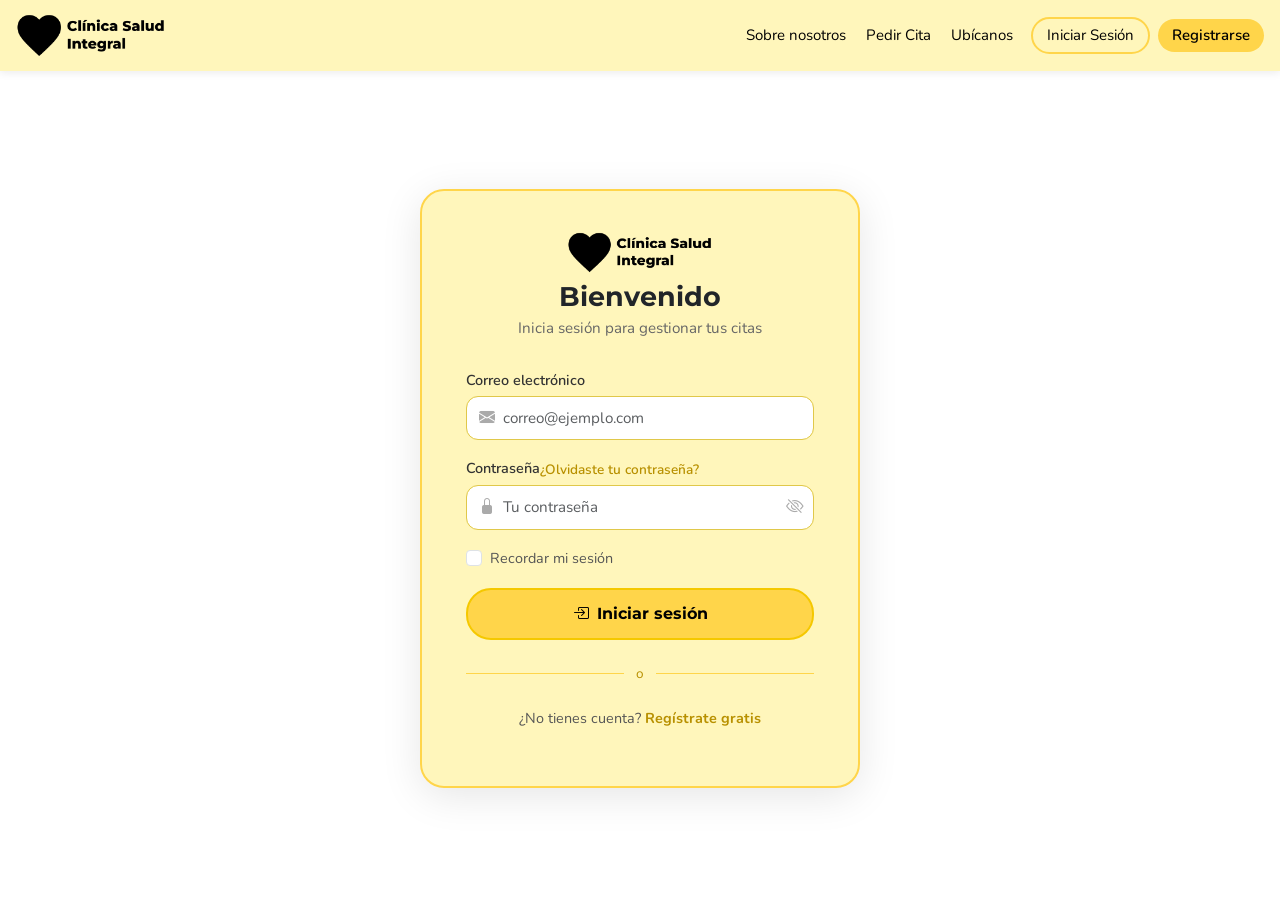
<file: Html/login.html>
<!DOCTYPE html>
<html lang="es">
<head>
    <meta charset="utf-8">
    <meta name="viewport" content="width=device-width, initial-scale=1">
    <title>Iniciar Sesión — Clínica Salud Integral</title>

    <link rel="preconnect" href="https://fonts.googleapis.com">
    <link rel="preconnect" href="https://fonts.gstatic.com" crossorigin>
    <link href="https://fonts.googleapis.com/css2?family=Montserrat:ital,wght@0,100..900;1,100..900&family=Nunito:ital,wght@0,200..1000;1,200..1000&display=swap" rel="stylesheet">

    <link href="https://cdn.jsdelivr.net/npm/bootstrap@5.3.3/dist/css/bootstrap.min.css" rel="stylesheet">
    <link href="https://cdn.jsdelivr.net/npm/bootstrap-icons@1.11.3/font/bootstrap-icons.css" rel="stylesheet">
    <link href="../Css/my_style.css" rel="stylesheet">
</head>
<body>

    <!-- ===== NAVBAR ===== -->
    <nav class="navbar navbar-expand-lg sticky-top" id="mainNavbar">
        <div class="container-fluid px-3">
            <a class="navbar-brand" href="../index.html">
                <img src="../Img/logo clinica salud integral.png" class="imagenLogo" alt="Logo Clínica Salud Integral">
            </a>
            <button class="navbar-toggler" type="button"
                    data-bs-toggle="collapse" data-bs-target="#navbarMenu"
                    aria-controls="navbarMenu" aria-expanded="false" aria-label="Toggle navigation">
                <span class="navbar-toggler-icon"></span>
            </button>
            <div class="collapse navbar-collapse" id="navbarMenu">
                <ul class="navbar-nav ms-auto mb-2 mb-lg-0 align-items-lg-center">
                    <li class="nav-item"><a class="nav-link menu" href="../index.html#sobre_nosotros">Sobre nosotros</a></li>
                    <li class="nav-item"><a class="nav-link menu" href="../index.html#pedir_cita">Pedir Cita</a></li>
                    <li class="nav-item"><a class="nav-link menu" href="../index.html#ubicanos">Ubícanos</a></li>
                    <li class="nav-item ms-lg-2"><a class="nav-link menu btn-nav-outline" href="login.html">Iniciar Sesión</a></li>
                    <li class="nav-item ms-lg-2"><a class="nav-link menu btn-nav-filled" href="registro.html">Registrarse</a></li>
                </ul>
            </div>
        </div>
    </nav>

    <!-- ===== FORMULARIO ===== -->
    <div class="auth-bg">
        <div class="auth-card" style="max-width: 440px;">

            <img src="../Img/logo clinica salud integral.png" class="auth-logo" alt="Logo">
            <h1>Bienvenido</h1>
            <p class="auth-subtitle">Inicia sesión para gestionar tus citas</p>

            <!-- Alerta de error: se muestra si PHP redirige con ?error=1 -->
            <div class="alert alert-danger alert-login" id="loginAlert" role="alert">
                <i class="bi bi-exclamation-triangle-fill me-2"></i>
                Correo o contraseña incorrectos. Intenta de nuevo.
            </div>

            <form action="../php/autentificacion.php" method="post">

                <div class="mb-3">
                    <label class="form-label" for="emailUser">Correo electrónico</label>
                    <div class="input-icon-wrap">
                        <i class="bi bi-envelope-fill"></i>
                        <input type="email" class="form-control" id="emailUser"
                               name="emailUser" placeholder="correo@ejemplo.com"
                               required autocomplete="email">
                    </div>
                </div>

                <div class="mb-1">
                    <label class="form-label" for="passwordUser">
                        Contraseña
                        <a href="#" class="forgot-link">¿Olvidaste tu contraseña?</a>
                    </label>
                    <div class="password-wrap input-icon-wrap">
                        <i class="bi bi-lock-fill"></i>
                        <input type="password" class="form-control" id="passwordUser"
                               name="passwordUser" placeholder="Tu contraseña"
                               required autocomplete="current-password">
                        <button type="button" class="btn-toggle-pass" onclick="togglePass('passwordUser', this)">
                            <i class="bi bi-eye-slash"></i>
                        </button>
                    </div>
                </div>

                <div class="form-check mt-3">
                    <input class="form-check-input" type="checkbox" id="rememberMe" name="rememberMe">
                    <label class="form-check-label" for="rememberMe"
                           style="font-size:0.9rem; color:#555;">
                        Recordar mi sesión
                    </label>
                </div>

                <button type="submit" class="btn-primary-clinic mt-3">
                    <i class="bi bi-box-arrow-in-right me-2"></i>Iniciar sesión
                </button>

            </form>

            <div class="auth-divider">o</div>

            <p class="auth-footer-link">
                ¿No tienes cuenta? <a href="registro.html">Regístrate gratis</a>
            </p>
        </div>
    </div>

    <script src="https://cdn.jsdelivr.net/npm/bootstrap@5.3.3/dist/js/bootstrap.bundle.min.js"></script>
    <script>
        function togglePass(inputId, btn) {
            const input = document.getElementById(inputId);
            const icon = btn.querySelector('i');
            if (input.type === 'password') {
                input.type = 'text';
                icon.className = 'bi bi-eye';
            } else {
                input.type = 'password';
                icon.className = 'bi bi-eye-slash';
            }
        }

        // Muestra alerta si el PHP redirige con ?error=1
        const params = new URLSearchParams(window.location.search);
        if (params.get('error') === '1') {
            document.getElementById('loginAlert').style.display = 'block';
        }
    </script>
</body>
</html>
</file>
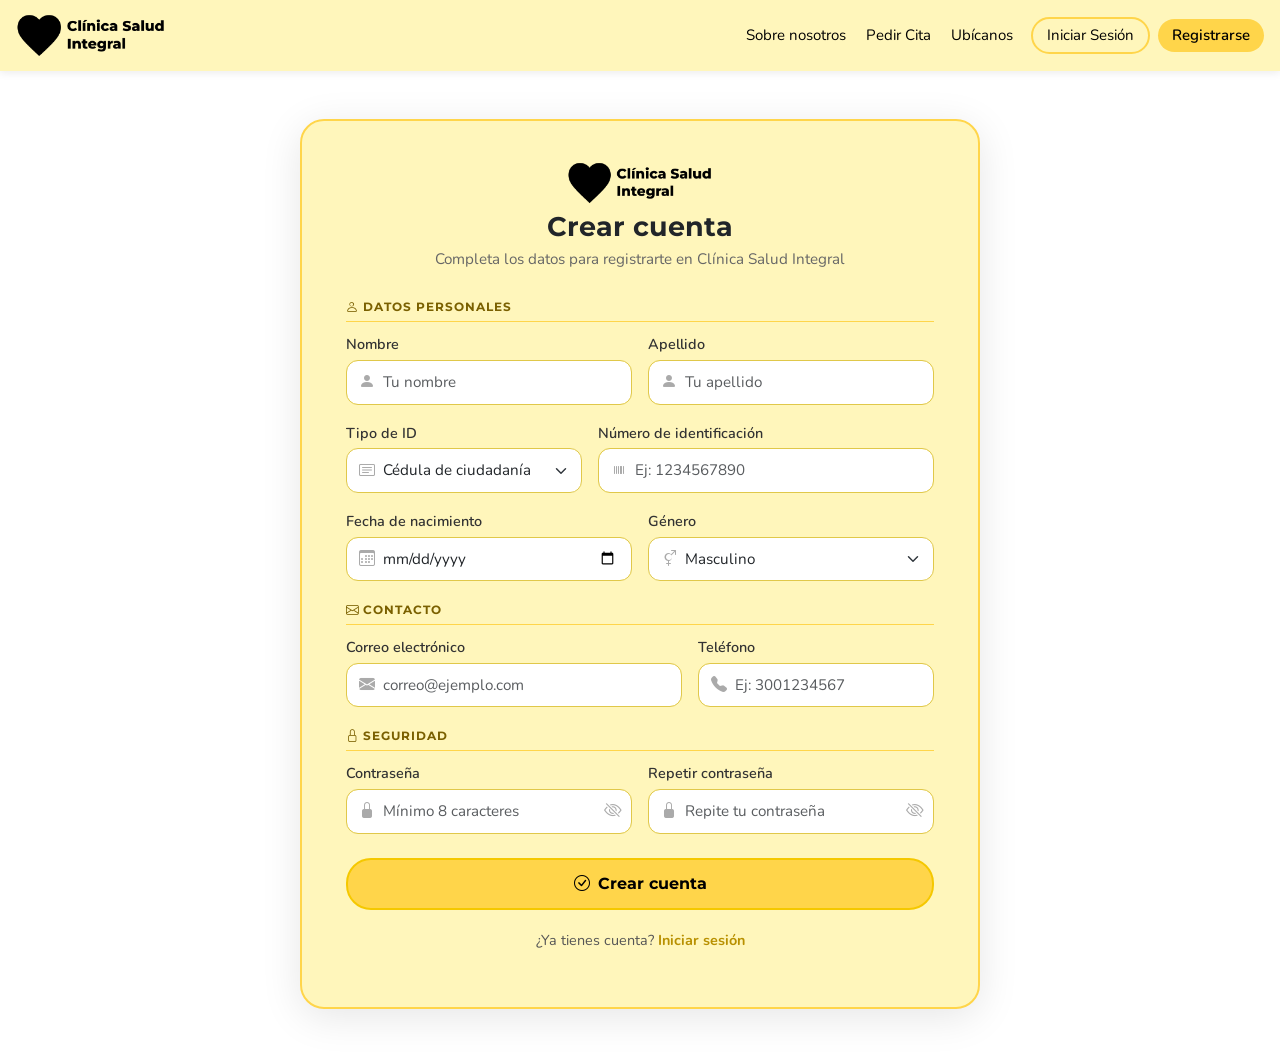
<file: Html/registro.html>
<!DOCTYPE html>
<html lang="es">
<head>
    <meta charset="utf-8">
    <meta name="viewport" content="width=device-width, initial-scale=1">
    <title>Registro — Clínica Salud Integral</title>

    <link rel="preconnect" href="https://fonts.googleapis.com">
    <link rel="preconnect" href="https://fonts.gstatic.com" crossorigin>
    <link href="https://fonts.googleapis.com/css2?family=Montserrat:ital,wght@0,100..900;1,100..900&family=Nunito:ital,wght@0,200..1000;1,200..1000&display=swap" rel="stylesheet">

    <link href="https://cdn.jsdelivr.net/npm/bootstrap@5.3.3/dist/css/bootstrap.min.css" rel="stylesheet">
    <link href="https://cdn.jsdelivr.net/npm/bootstrap-icons@1.11.3/font/bootstrap-icons.css" rel="stylesheet">
    <link href="../Css/my_style.css" rel="stylesheet">
</head>
<body>
    
    <!-- ===== NAVBAR ===== -->
    <nav class="navbar navbar-expand-lg sticky-top" id="mainNavbar">
        <div class="container-fluid px-3">
            <a class="navbar-brand" href="../index.html">
                <img src="../Img/logo clinica salud integral.png" class="imagenLogo" alt="Logo Clínica Salud Integral">
            </a>
            <button class="navbar-toggler" type="button"
                    data-bs-toggle="collapse" data-bs-target="#navbarMenu"
                    aria-controls="navbarMenu" aria-expanded="false" aria-label="Toggle navigation">
                <span class="navbar-toggler-icon"></span>
            </button>
            <div class="collapse navbar-collapse" id="navbarMenu">
                <ul class="navbar-nav ms-auto mb-2 mb-lg-0 align-items-lg-center">
                    <li class="nav-item"><a class="nav-link menu" href="../index.html#sobre_nosotros">Sobre nosotros</a></li>
                    <li class="nav-item"><a class="nav-link menu" href="../index.html#pedir_cita">Pedir Cita</a></li>
                    <li class="nav-item"><a class="nav-link menu" href="../index.html#ubicanos">Ubícanos</a></li>
                    <li class="nav-item ms-lg-2"><a class="nav-link menu btn-nav-outline" href="login.html">Iniciar Sesión</a></li>
                    <li class="nav-item ms-lg-2"><a class="nav-link menu btn-nav-filled" href="registro.html">Registrarse</a></li>
                </ul>
            </div>
        </div>
    </nav>
    
    <!-- ===== FORMULARIO ===== -->
    <div class="auth-bg">
        <div class="auth-card">

            <img src="../Img/logo clinica salud integral.png" class="auth-logo" alt="Logo">
            <h1>Crear cuenta</h1>
            <p class="auth-subtitle">Completa los datos para registrarte en Clínica Salud Integral</p>

            <form action="../php/registroUserInt.php" method="post">

                <!-- Datos personales -->
                <p class="form-section-label"><i class="bi bi-person"></i> Datos personales</p>
                <div class="row g-3">

                    <div class="col-sm-6">
                        <label class="form-label" for="nameUser">Nombre</label>
                        <div class="input-icon-wrap">
                            <i class="bi bi-person-fill"></i>
                            <input type="text" class="form-control" id="nameUser"
                                   name="nameUser" placeholder="Tu nombre" required>
                        </div>
                    </div>

                    <div class="col-sm-6">
                        <label class="form-label" for="secondNameUser">Apellido</label>
                        <div class="input-icon-wrap">
                            <i class="bi bi-person-fill"></i>
                            <input type="text" class="form-control" id="secondNameUser"
                                   name="secondNameUser" placeholder="Tu apellido" required>
                        </div>
                    </div>

                    <div class="col-sm-5">
                        <label class="form-label" for="tipoId">Tipo de ID</label>
                        <div class="input-icon-wrap">
                            <i class="bi bi-card-text"></i>
                            <select class="form-select" id="tipoId" name="tipoId" required>
                                <option value="cc">Cédula de ciudadanía</option>
                                <option value="ti">Tarjeta de identidad</option>
                                <option value="ce">Cédula de extranjería</option>
                            </select>
                        </div>
                    </div>

                    <div class="col-sm-7">
                        <label class="form-label" for="idUser">Número de identificación</label>
                        <div class="input-icon-wrap">
                            <i class="bi bi-upc"></i>
                            <input type="text" class="form-control" id="idUser"
                                   name="idUser" placeholder="Ej: 1234567890" required>
                        </div>
                    </div>

                    <div class="col-sm-6">
                        <label class="form-label" for="fechaNacimientoUsr">Fecha de nacimiento</label>
                        <div class="input-icon-wrap">
                            <i class="bi bi-calendar3"></i>
                            <input type="date" class="form-control" id="fechaNacimientoUsr"
                                   name="fechaNacimientoUsr" required>
                        </div>
                    </div>

                    <div class="col-sm-6">
                        <label class="form-label" for="generoUser">Género</label>
                        <div class="input-icon-wrap">
                            <i class="bi bi-gender-ambiguous"></i>
                            <select class="form-select" id="generoUser" name="generoUser" required>
                                <option value="m">Masculino</option>
                                <option value="f">Femenino</option>
                                <option value="o">Otro</option>
                            </select>
                        </div>
                    </div>

                </div>

                <!-- Contacto -->
                <p class="form-section-label"><i class="bi bi-envelope"></i> Contacto</p>
                <div class="row g-3">

                    <div class="col-sm-7">
                        <label class="form-label" for="emailUser">Correo electrónico</label>
                        <div class="input-icon-wrap">
                            <i class="bi bi-envelope-fill"></i>
                            <input type="email" class="form-control" id="emailUser"
                                   name="emailUser" placeholder="correo@ejemplo.com" required>
                        </div>
                    </div>

                    <div class="col-sm-5">
                        <label class="form-label" for="telUser">Teléfono</label>
                        <div class="input-icon-wrap">
                            <i class="bi bi-telephone-fill"></i>
                            <input type="text" class="form-control" id="telUser"
                                   name="telUser" placeholder="Ej: 3001234567" required>
                        </div>
                    </div>

                </div>

                <!-- Seguridad -->
                <p class="form-section-label"><i class="bi bi-lock"></i> Seguridad</p>
                <div class="row g-3">

                    <div class="col-sm-6">
                        <label class="form-label" for="passwordUser">Contraseña</label>
                        <div class="password-wrap input-icon-wrap">
                            <i class="bi bi-lock-fill"></i>
                            <input type="password" class="form-control" id="passwordUser"
                                   name="passwordUser" placeholder="Mínimo 8 caracteres" required>
                            <button type="button" class="btn-toggle-pass" onclick="togglePass('passwordUser', this)">
                                <i class="bi bi-eye-slash"></i>
                            </button>
                        </div>
                    </div>

                    <div class="col-sm-6">
                        <label class="form-label" for="repeatPasswordUser">Repetir contraseña</label>
                        <div class="password-wrap input-icon-wrap">
                            <i class="bi bi-lock-fill"></i>
                            <input type="password" class="form-control" id="repeatPasswordUser"
                                   name="repeatPasswordUser" placeholder="Repite tu contraseña" required>
                            <button type="button" class="btn-toggle-pass" onclick="togglePass('repeatPasswordUser', this)">
                                <i class="bi bi-eye-slash"></i>
                            </button>
                        </div>
                    </div>

                </div>

                <!-- Campo oculto: rol usuario público -->
                <input type="hidden" name="rolUser" value="na">

                <!--
                    REGISTRO ADMINISTRATIVO — descomenta este bloque y elimina el input hidden de arriba:

                <p class="form-section-label"><i class="bi bi-shield"></i> Rol del usuario</p>
                <div class="row g-3">
                    <div class="col-12">
                        <label class="form-label" for="rolUser">Rol</label>
                        <div class="input-icon-wrap">
                            <i class="bi bi-briefcase-fill"></i>
                            <select class="form-select" id="rolUser" name="rolUser" required>
                                <option value="na">Sin rol</option>
                                <option value="doctor">Doctor</option>
                                <option value="enfermero">Enfermero</option>
                                <option value="secretario">Secretario</option>
                                <option value="diseñador">Diseñador</option>
                                <option value="admin">Administrador</option>
                            </select>
                        </div>
                    </div>
                </div>
                -->

                <button type="submit" class="btn-primary-clinic mt-4">
                    <i class="bi bi-check-circle me-2"></i>Crear cuenta
                </button>

            </form>

            <p class="auth-footer-link">
                ¿Ya tienes cuenta? <a href="login.html">Iniciar sesión</a>
            </p>
        </div>
    </div>

    <script src="https://cdn.jsdelivr.net/npm/bootstrap@5.3.3/dist/js/bootstrap.bundle.min.js"></script>
    <script>
        function togglePass(inputId, btn) {
            const input = document.getElementById(inputId);
            const icon = btn.querySelector('i');
            if (input.type === 'password') {
                input.type = 'text';
                icon.className = 'bi bi-eye';
            } else {
                input.type = 'password';
                icon.className = 'bi bi-eye-slash';
            }
        }
    </script>
</body>
</html>
</file>
<file: Css/my_style.css>
/* ===== RESET & BASE ===== */
* {
    margin: 0;
    box-sizing: border-box;
}

body {
    font-family: "Nunito", sans-serif;
    font-optical-sizing: auto;
    font-weight: 400;
    font-style: normal;
}

h1 {
    font-family: "Montserrat", sans-serif;
    font-optical-sizing: auto;
    font-weight: 700;
    font-style: normal;
    margin-bottom: 16px;
}

p {
    font-family: "Nunito", sans-serif;
    font-optical-sizing: auto;
    font-weight: 400;
    font-style: normal;
}

/* ===== NAVBAR ===== */
#mainNavbar {
    background-color: #FFF6BB;
    padding: 8px 0;
    box-shadow: 0 2px 8px rgba(0,0,0,0.08);
}

.imagenLogo {
    width: 150px;
    height: 45px;
    object-fit: contain;
}

/* Links del menú */
.navbar-nav .nav-link.menu {
    font-size: 15px;
    color: black;
    text-decoration: none;
    padding: 6px 10px;
    transition: color 0.2s;
}
.navbar-nav .nav-link.menu:hover {
    color: gray;
}

/* Botón "Iniciar Sesión" */
.btn-nav-outline {
    border: 2px solid #FFD54A !important;
    border-radius: 20px !important;
    padding: 5px 14px !important;
}
.btn-nav-outline:hover {
    background-color: #FFD54A !important;
    color: black !important;
}

/* Botón "Registrarse" */
.btn-nav-filled {
    background-color: #FFD54A !important;
    border-radius: 20px !important;
    padding: 5px 14px !important;
    font-weight: 600;
}
.btn-nav-filled:hover {
    background-color: #f5c800 !important;
    color: black !important;
}

/* Hamburguesa */
.navbar-toggler {
    border-color: rgba(0,0,0,0.25);
}

/* En móvil, los links de acción tienen margen superior */
@media (max-width: 991px) {
    .btn-nav-outline,
    .btn-nav-filled {
        display: inline-block;
        margin-top: 6px;
        margin-left: 0 !important;
    }
}

/* ===== CARRUSEL ===== */
.imagenCarousel {
    width: 100%;
    aspect-ratio: 21 / 9;
    object-fit: cover;
    filter: brightness(0.6);
}
@media (max-width: 576px) {
    .imagenCarousel {
        aspect-ratio: 4 / 3; /* en móvil más cuadrado, como ya se veía bien */
    }
}

.carousel-caption {
    top: 0;
    bottom: 0;
    left: 0;
    right: 0;
    background: none;
}

.carousel-titulo {
    font-family: "Montserrat", sans-serif;
    font-weight: 800;
    font-size: clamp(1.5rem, 4vw, 2.8rem);
    color: #fff;
    text-shadow: 0 2px 8px rgba(0,0,0,0.5);
}

.carousel-subtitulo {
    font-size: clamp(1rem, 2vw, 1.3rem);
    color: #ffe;
    text-shadow: 0 1px 4px rgba(0,0,0,0.5);
    margin-top: 8px;
}

.btn-carousel {
    background-color: #FFD54A;
    color: black;
    border: none;
    border-radius: 25px;
    padding: 10px 28px;
    font-weight: 700;
    font-family: "Montserrat", sans-serif;
    font-size: 1rem;
    transition: background-color 0.2s, transform 0.2s;
}
.btn-carousel:hover {
    background-color: #f5c800;
    color: black;
    transform: scale(1.04);
}

@media (max-width: 576px) {
    .imagenCarousel {
        height: 280px;
    }
    .carousel-subtitulo {
        display: none;
    }
}

/* ===== SECCIONES GENERALES ===== */
section {
    text-align: center;
    padding: 40px 20px;
}

.seccion2 {
    background-color: #f7f5ee;
}

/* ===== SOBRE NOSOTROS / GRID DE DOS COLUMNAS ===== */
.articulos2 {
    width: 42%;
    display: inline-block;
    padding: 10px;
    margin: 10px;
    text-align: left;
    vertical-align: middle;
}

/* En móvil pasan a ancho completo */
@media (max-width: 768px) {
    .articulos2 {
        width: 90%;
        display: block;
        margin: 10px auto;
    }
}

.textoArticulo2 {
    font-size: 18px;
    vertical-align: middle;
    line-height: 1.7;
    margin-top: 12px;
}

.imagenArticulo {
    border-radius: 20px;
    object-fit: cover;
    height: 100%;
    min-height: 320px;
    max-height: 480px;
    aspect-ratio: 4 / 3;
}

/* ===== PEDIR CITA ===== */
.articuloBoton {
    width: 40%;
    display: inline-block;
    margin: 10px;
    text-align: left;
    vertical-align: top;
    background-color: #FFD54A;
    border-radius: 20px;
    overflow: hidden;
    transition: width 0.2s, transform 0.2s;
}
.articuloBoton:hover {
    transform: scale(1.02);
}

/* En móvil los botones de cita son full-width */
@media (max-width: 600px) {
    .articuloBoton {
        width: 85%;
        display: block;
        margin: 12px auto;
    }
}

.imagenBoton {
    width: 100%;
    display: block;
    object-fit: cover;
    max-height: none;
    aspect-ratio: 16 / 9;
}
@media (max-width: 600px) {
    .imagenBoton {
        aspect-ratio: 4 / 3; /* más cuadrada en móvil, menos recorte */
    }
}

.textoBoton {
    margin: 8px;
    text-align: center;
    font-size: 22px;
    text-decoration: none;
    color: black;
    font-weight: 600;
}

/* ===== DOCTORES ===== */
.cardDocrtor {
    background-color: #FFD54A;
    width: 220px;
    border-radius: 20px;
    overflow: hidden;
    margin: 8px;
    flex-shrink: 0;
    scroll-snap-align: start;
    transition: transform 0.2s;
}
.cardDocrtor:hover {
    transform: translateY(-4px);
}

.cardDocrtor .imagenBoton {
    height: 180px;
    object-fit: cover;
}

.doctorCardInfo {
    padding: 8px 10px 12px;
}

.doctorNombre {
    font-weight: 700;
    font-size: 15px;
    margin-bottom: 2px;
}

.doctorEspecialidad {
    font-size: 13px;
    color: #555;
    font-style: italic;
}

.doctorCardContainer {
    display: flex;
    overflow-x: auto;
    scroll-behavior: smooth;
    scroll-snap-type: x mandatory;
    width: 90%;
    margin: 0 auto;
    padding-bottom: 12px;
    gap: 4px;
}

/* Scrollbar sutil */
.doctorCardContainer::-webkit-scrollbar {
    height: 6px;
}
.doctorCardContainer::-webkit-scrollbar-thumb {
    background: #FFD54A;
    border-radius: 10px;
}

/* ===== UBÍCANOS ===== */
#ubicanos p {
    font-size: 16px;
    margin: 8px 0;
    line-height: 1.8;
}
#ubicanos .bi {
    color: #c8a800;
    margin-right: 6px;
}

/* En móvil el mapa es full-width */
@media (max-width: 768px) {
    #ubicanos .articulos2:last-child {
        width: 95%;
    }
}

/* ===== FOOTER ===== */
footer {
    display: flex;
    justify-content: space-between;
    align-items: flex-start;
    flex-wrap: wrap;
    margin: 0;
    padding: 24px 32px;
    background-color: #fff6bb88;
    border-top: 2px solid #FFD54A;
    gap: 16px;
}

.ariculosLinks {
    display: flex;
    flex-wrap: wrap;
    gap: 8px;
}

.divLinks {
    padding: 10px 20px;
}

.divLinks h3 {
    font-family: "Montserrat", sans-serif;
    font-weight: 700;
    margin-bottom: 8px;
}

@media (max-width: 576px) {
    footer {
        flex-direction: column;
        align-items: center;
        text-align: center;
    }
    .ariculosLinks {
        justify-content: center;
    }
}

/* ===================================================
   AUTH PAGES (registro.html / login.html)
   =================================================== */

/* Fondo blanco, igual que el resto de la web */
.auth-bg {
    min-height: calc(100vh - 66px);
    background: #ffffff;
    display: flex;
    align-items: center;
    justify-content: center;
    padding: 48px 16px;
}

/* Tarjeta amarilla (#FFF6BB como .seccion2) */
.auth-card {
    background: #FFF6BB;
    border-radius: 24px;
    box-shadow: 0 8px 40px rgba(0,0,0,0.10);
    padding: 40px 44px;
    width: 100%;
    max-width: 680px;
    border: 2px solid #FFD54A;
}

.auth-card .auth-logo {
    display: block;
    margin: 0 auto 6px;
    height: 44px;
    object-fit: contain;
}

.auth-card h1 {
    font-size: 1.7rem;
    margin-bottom: 4px;
    text-align: center;
}

.auth-card .auth-subtitle {
    text-align: center;
    color: #666;
    font-size: 0.95rem;
    margin-bottom: 28px;
}

/* Separadores de sección dentro del form */
.form-section-label {
    font-family: "Montserrat", sans-serif;
    font-weight: 700;
    font-size: 0.78rem;
    letter-spacing: 0.08em;
    text-transform: uppercase;
    color: #7a6000;
    margin: 20px 0 10px;
    border-bottom: 1px solid #FFD54A;
    padding-bottom: 4px;
}

/* Labels */
.form-label {
    font-family: "Nunito", sans-serif;
    font-weight: 600;
    font-size: 0.9rem;
    margin-bottom: 4px;
    color: #333;
}

/* Campos — fondo blanco para contrastar con la tarjeta amarilla */
.form-control,
.form-select {
    border-radius: 12px;
    border: 1.5px solid #e0c84a;
    padding: 10px 14px;
    font-family: "Nunito", sans-serif;
    font-size: 0.95rem;
    background-color: #ffffff;
    transition: border-color 0.2s, box-shadow 0.2s;
}

.form-control:focus,
.form-select:focus {
    border-color: #f5c800;
    box-shadow: 0 0 0 3px rgba(255, 213, 74, 0.35);
    outline: none;
    background-color: #ffffff;
}

/* Contenedor con ícono a la izquierda */
.input-icon-wrap {
    position: relative;
}
.input-icon-wrap > .bi {
    position: absolute;
    left: 13px;
    top: 50%;
    transform: translateY(-50%);
    color: #aaa;
    font-size: 1rem;
    pointer-events: none;
}
.input-icon-wrap .form-control,
.input-icon-wrap .form-select {
    padding-left: 36px;
}

/* Toggle mostrar/ocultar contraseña */
.password-wrap {
    position: relative;
}
.password-wrap .form-control {
    padding-right: 42px;
}
.btn-toggle-pass {
    position: absolute;
    right: 10px;
    top: 50%;
    transform: translateY(-50%);
    background: none;
    border: none;
    color: #aaa;
    cursor: pointer;
    padding: 0;
    font-size: 1.1rem;
    line-height: 1;
}
.btn-toggle-pass:hover { color: #555; }

/* Botón principal del formulario */
.btn-primary-clinic {
    background-color: #FFD54A;
    color: #000;
    border: 2px solid #f5c800;
    border-radius: 25px;
    padding: 12px 0;
    width: 100%;
    font-family: "Montserrat", sans-serif;
    font-weight: 700;
    font-size: 1rem;
    margin-top: 8px;
    transition: background-color 0.2s, transform 0.15s;
    cursor: pointer;
}
.btn-primary-clinic:hover {
    background-color: #f5c800;
    transform: scale(1.01);
}

/* Link "¿Olvidaste tu contraseña?" */
.forgot-link {
    font-size: 0.85rem;
    color: #b89000;
    font-weight: 600;
    text-decoration: none;
    float: right;
    margin-top: 2px;
}
.forgot-link:hover { text-decoration: underline; }

/* Divisor "o" entre secciones */
.auth-divider {
    display: flex;
    align-items: center;
    gap: 12px;
    margin: 24px 0;
    color: #b89000;
    font-size: 0.85rem;
}
.auth-divider::before,
.auth-divider::after {
    content: '';
    flex: 1;
    height: 1px;
    background: #FFD54A;
}

/* Link inferior (¿Ya tienes cuenta?) */
.auth-footer-link {
    text-align: center;
    margin-top: 20px;
    font-size: 0.9rem;
    color: #555;
}
.auth-footer-link a {
    color: #b89000;
    font-weight: 700;
    text-decoration: none;
}
.auth-footer-link a:hover { text-decoration: underline; }

/* Alerta de error */
.alert-login {
    display: none;
    border-radius: 12px;
    font-size: 0.9rem;
    padding: 10px 16px;
    margin-bottom: 16px;
}

/* Checkbox */
.form-check-input:checked {
    background-color: #FFD54A;
    border-color: #f5c800;
}
.form-check-input:focus {
    box-shadow: 0 0 0 3px rgba(255, 213, 74, 0.35);
}

@media (max-width: 576px) {
    .auth-card { padding: 28px 18px; }
}

/* ── Únicos estilos nuevos: grid del formulario y márgenes del main ── */
.form-grid { display: grid; grid-template-columns: 1fr 1fr; gap: 16px; }
.form-grid .col-full { grid-column: 1 / -1; }
.form-grid .col-3 { grid-column: span 1; }
.form-actions { margin-top: 28px; display: flex; gap: 12px; align-items: center; }
.btn-secondary-clinic { background: none; color: #7a6000; border: 2px solid #e0c84a; border-radius: 25px; padding: 11px 28px; font-family: "Montserrat", sans-serif; font-weight: 700; font-size: 1rem; cursor: pointer; text-decoration: none; transition: background 0.18s; }
.btn-secondary-clinic:hover { background: #FFF6BB; }
.page-title { font-size: 1.6rem; color: #3a2f00; margin-bottom: 6px; }
.page-subtitle { color: #888; font-size: 0.95rem; margin-bottom: 28px; }

@media (max-width: 640px) {
    .form-grid { grid-template-columns: 1fr; }
    .form-grid .col-full, .form-grid .col-3 { grid-column: 1 / -1; }
}

/* estilo de editar usuario */
.form-grid { display: grid; grid-template-columns: 1fr 1fr; gap: 16px; }
        .form-actions { margin-top: 28px; display: flex; gap: 12px; align-items: center; }
        .btn-secondary-clinic { background: none; color: #7a6000; border: 2px solid #e0c84a; border-radius: 25px; padding: 11px 28px; font-family: "Montserrat", sans-serif; font-weight: 700; font-size: 1rem; cursor: pointer; text-decoration: none; transition: background 0.18s; }
        .btn-secondary-clinic:hover { background: #FFF6BB; }
        .page-title { font-size: 1.6rem; color: #3a2f00; margin-bottom: 6px; }
        .page-subtitle { color: #888; font-size: 0.95rem; margin-bottom: 28px; }

        /* Formulario de búsqueda de ID */
        .busqueda-id {
            background: #fff;
            border: 1.5px solid var(--amarillo-borde);
            border-radius: 16px;
            padding: 22px 24px;
            margin-bottom: 32px;
            display: flex;
            align-items: flex-end;
            gap: 12px;
            flex-wrap: wrap;
        }
        .busqueda-id .bi-titulo {
            font-family: "Montserrat", sans-serif;
            font-weight: 700;
            font-size: 0.78rem;
            letter-spacing: 0.08em;
            text-transform: uppercase;
            color: var(--dorado);
            margin-bottom: 8px;
        }
        .busqueda-id .bi-grupo {
            display: flex;
            flex-direction: column;
            flex: 1;
            min-width: 140px;
        }

        /* Separador visual entre los dos formularios */
        .seccion-edicion {
            border-top: 2px dashed var(--amarillo-borde);
            padding-top: 28px;
            margin-top: 8px;
        }
        .seccion-edicion-header {
            display: flex;
            align-items: center;
            gap: 12px;
            margin-bottom: 20px;
        }
        .seccion-edicion-header h2 {
            font-size: 1.1rem;
            color: #3a2f00;
        }

        /* Estado deshabilitado: campos grises y sin interacción */
        .form-control:disabled,
        .form-select:disabled {
            background-color: #f5f5f5;
            border-color: #ddd;
            color: #aaa;
            cursor: not-allowed;
            opacity: 1; /* evita que algunos navegadores los hagan muy pálidos */
        }

        /* Aviso "busca primero" cuando el form está deshabilitado */
        .aviso-busqueda {
            display: flex;
            align-items: center;
            gap: 10px;
            background: #fffde7;
            border: 1.5px solid var(--amarillo-borde);
            border-radius: 12px;
            padding: 12px 18px;
            font-size: 0.9rem;
            color: #7a6000;
            margin-bottom: 20px;
        }
        .aviso-busqueda .bi { font-size: 1.1rem; flex-shrink: 0; }
        /* El aviso se oculta cuando el formulario está habilitado (PHP lo controla) */
        .aviso-oculto { display: none; }

        /* Indicador del usuario encontrado */
        .usuario-encontrado {
            display: flex;
            align-items: center;
            gap: 10px;
            background: #f0fdf4;
            border: 1.5px solid #6ee7b7;
            border-radius: 12px;
            padding: 12px 18px;
            font-size: 0.9rem;
            color: #065f46;
            margin-bottom: 20px;
        }
        .usuario-encontrado .bi { font-size: 1.1rem; flex-shrink: 0; }

        @media (max-width: 640px) {
            .form-grid { grid-template-columns: 1fr; }
            .busqueda-id { flex-direction: column; align-items: stretch; }
        }

.btn-nav-danger {
    border: 2px solid #e05252 !important;
    border-radius: 20px !important;
    padding: 5px 14px !important;
    color: #c0392b !important;
    font-weight: 600;
    transition: background-color 0.2s, color 0.2s;
}
.btn-nav-danger:hover {
    background-color: #e05252 !important;
    color: #fff !important;
}

@media (max-width: 991px) {
    .btn-nav-danger {
        display: inline-block;
        margin-top: 6px;
        margin-left: 0 !important;
    }
}

/* ── Sección Nuestros Servicios ── */
.servicios-section {
    background-color: #f7f5ee;
    padding: 60px 24px;
    text-align: center;
}

.servicios-subtitulo {
    color: #777;
    font-size: 1rem;
    margin-bottom: 40px;
    margin-top: -8px;
}

.servicios-grid {
    display: grid;
    grid-template-columns: repeat(4, 1fr);
    gap: 20px;
    max-width: 1100px;
    margin: 0 auto;
}

/* Tarjeta de servicio */
.servicio-card {
    background: #ffffff;
    border: 1.5px solid #e0c84a;
    border-radius: 20px;
    padding: 30px 22px 24px;
    text-align: center;
    transition: transform 0.22s, box-shadow 0.22s, border-color 0.22s;
    display: flex;
    flex-direction: column;
    align-items: center;
}
.servicio-card:hover {
    transform: translateY(-6px);
    box-shadow: 0 10px 32px rgba(255, 213, 74, 0.30);
    border-color: #FFD54A;
}

/* Círculo con ícono */
.servicio-icono {
    width: 68px;
    height: 68px;
    background-color: #FFF6BB;
    border-radius: 50%;
    display: flex;
    align-items: center;
    justify-content: center;
    margin-bottom: 18px;
    transition: background-color 0.22s;
}
.servicio-card:hover .servicio-icono {
    background-color: #FFD54A;
}
.servicio-icono .bi {
    font-size: 1.8rem;
    color: #b89000;
    transition: color 0.22s;
}
.servicio-card:hover .servicio-icono .bi {
    color: #3a2f00;
}

.servicio-nombre {
    font-family: "Montserrat", sans-serif;
    font-weight: 700;
    font-size: 1rem;
    color: #3a2f00;
    margin-bottom: 10px;
}

.servicio-desc {
    font-size: 0.88rem;
    color: #666;
    line-height: 1.6;
    flex: 1; /* empuja el link al fondo */
    margin-bottom: 18px;
}

.servicio-link {
    font-family: "Montserrat", sans-serif;
    font-weight: 700;
    font-size: 0.85rem;
    color: #b89000;
    text-decoration: none;
    transition: color 0.2s, gap 0.2s;
    display: inline-flex;
    align-items: center;
    gap: 5px;
}
.servicio-link:hover {
    color: #7a6000;
    gap: 8px;
}
.servicio-link .bi {
    transition: transform 0.2s;
}
.servicio-link:hover .bi {
    transform: translateX(3px);
}

/* Responsive servicios */
@media (max-width: 900px) {
    .servicios-grid {
        grid-template-columns: repeat(2, 1fr);
    }
}
@media (max-width: 500px) {
    .servicios-grid {
        grid-template-columns: 1fr;
    }
}
</file>
